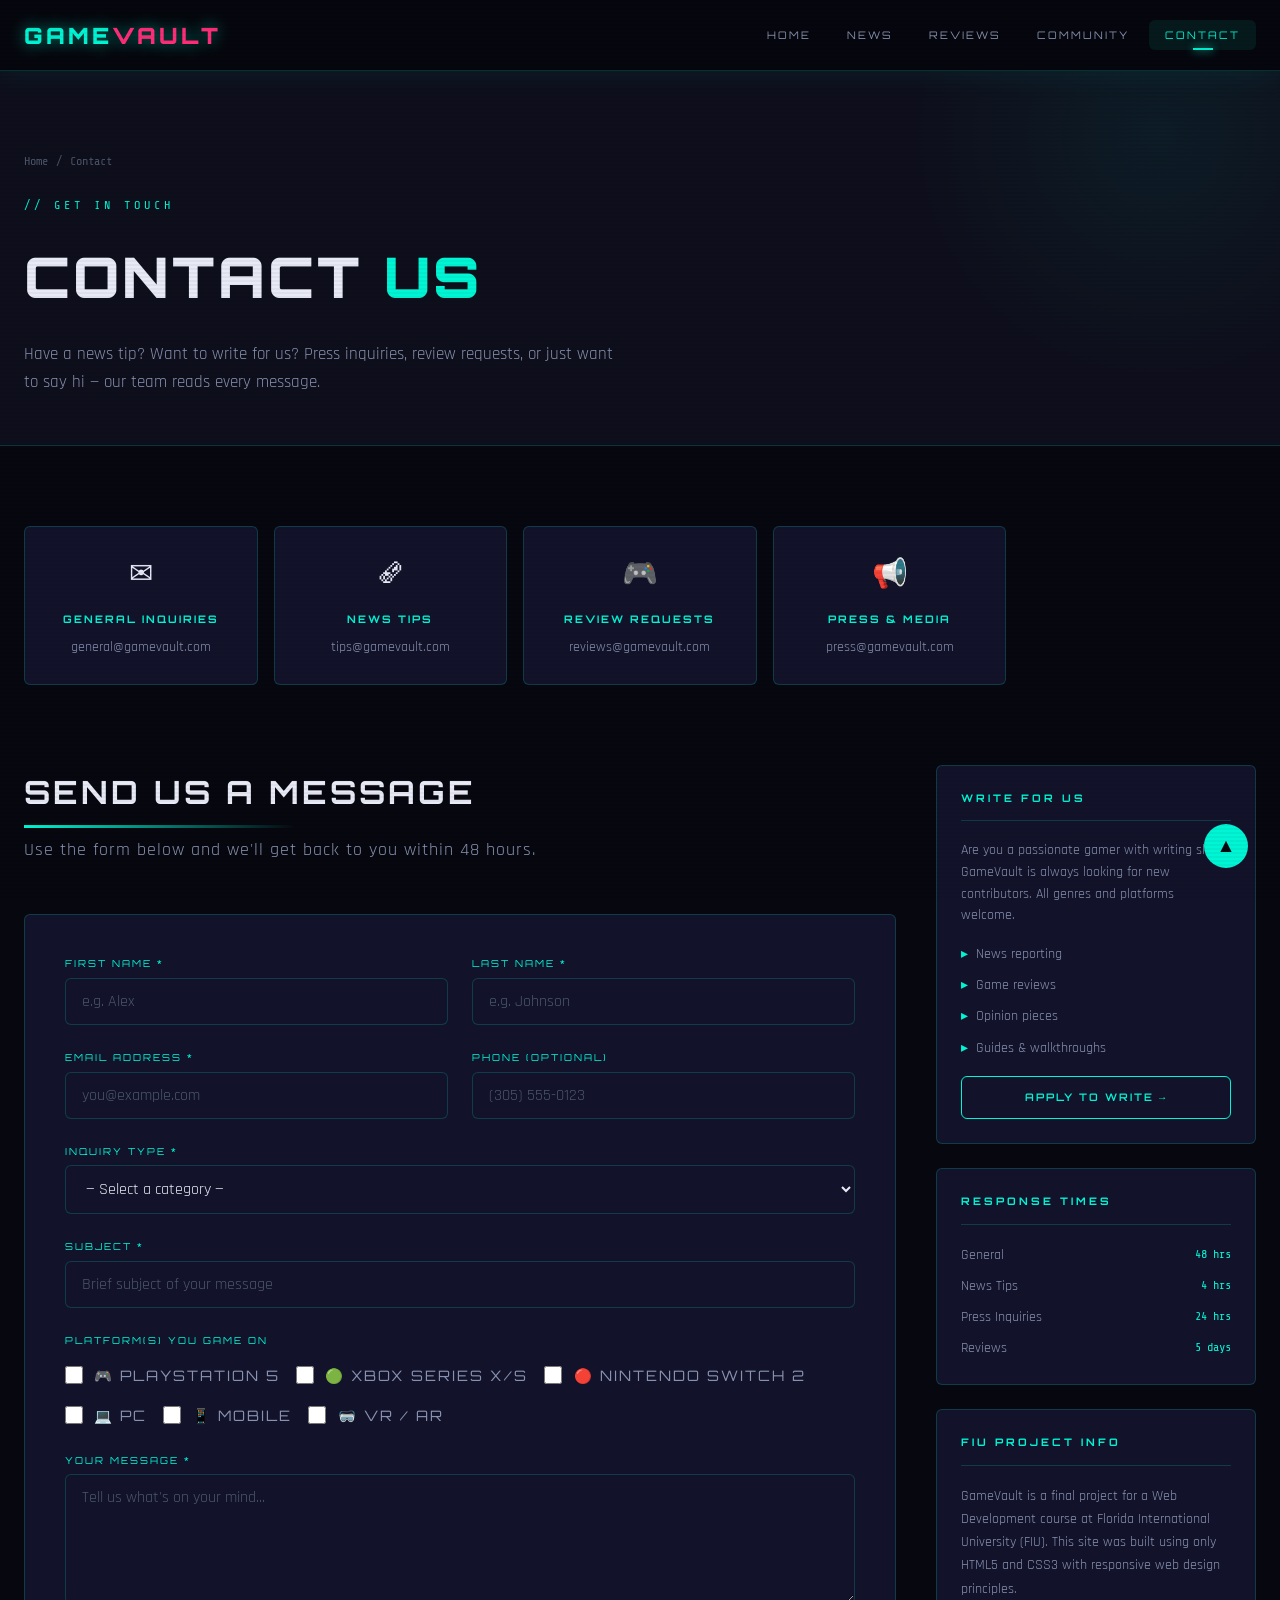
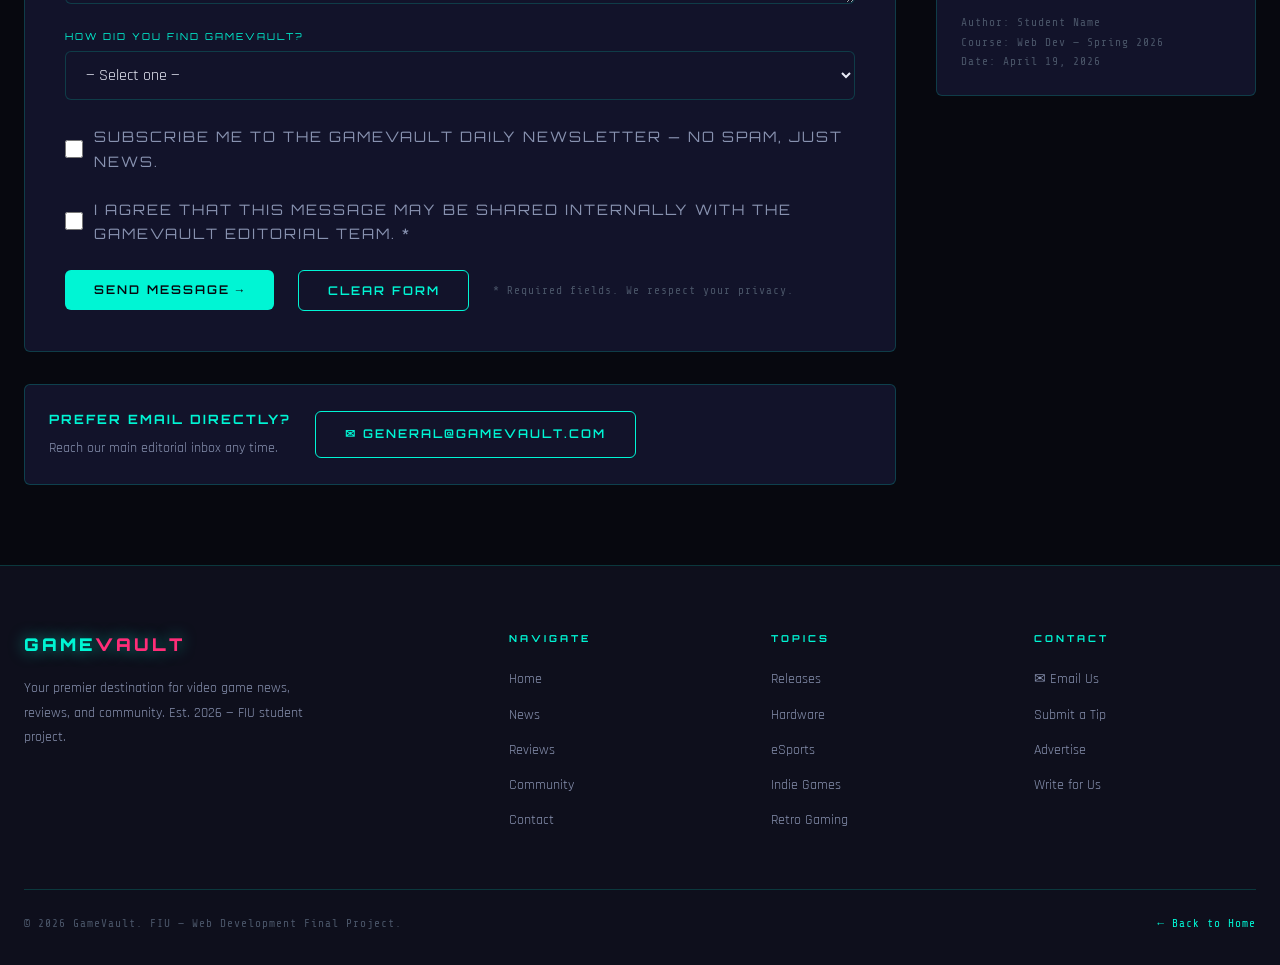
<file: contact.html>
<!--
  Author:      Lucas Menendez
  Date:        April 19, 2026
  Description: GameVault - Video Game News Website | Contact Page (contact.html)
               Contains a full contact form with multiple input types, a mailto
               link, contact information blocks, and a newsletter signup.
-->
<!DOCTYPE html>
<html lang="en">
<head>
  <meta charset="UTF-8" />
  <meta name="viewport" content="width=device-width, initial-scale=1.0" />
  <title>GameVault | Contact Us — Submit Tips, Feedback &amp; Press Inquiries</title>
  <link rel="stylesheet" href="style.css" />
</head>
<body>

  <!-- ===================== HEADER / NAV ===================== -->
  <header class="site-header">
    <div class="container">
      <nav class="nav-wrapper">
        <a href="index.html" class="site-logo">Game<span>Vault</span></a>
        <button class="nav-toggle" id="navToggle" aria-label="Open menu">
          <span></span><span></span><span></span>
        </button>
        <ul class="nav-links" id="navLinks">
          <li><a href="index.html">Home</a></li>
          <li><a href="news.html">News</a></li>
          <li><a href="reviews.html">Reviews</a></li>
          <li><a href="community.html">Community</a></li>
          <li><a href="contact.html" class="active">Contact</a></li>
        </ul>
      </nav>
    </div>
  </header>

  <!-- ===================== PAGE HERO ===================== -->
  <section class="page-hero">
    <div class="container">
      <div class="breadcrumb">
        <a href="index.html">Home</a>
        <span>/</span>
        <span>Contact</span>
      </div>
      <p class="page-hero-eyebrow">// Get In Touch</p>
      <h1 class="page-hero-title">Contact <span class="text-cyan">Us</span></h1>
      <p class="page-hero-desc">
        Have a news tip? Want to write for us? Press inquiries, review requests, or
        just want to say hi — our team reads every message.
      </p>
    </div>
  </section>

  <!-- ===================== CONTACT INFO BLOCKS ===================== -->
  <section class="section" style="padding-bottom:2rem;">
    <div class="container">
      <div class="contact-info-grid">
        <div class="contact-info-item">
          <span class="contact-icon">✉</span>
          <h4>General Inquiries</h4>
          <p><a href="mailto:general@gamevault.com">general@gamevault.com</a></p>
        </div>
        <div class="contact-info-item">
          <span class="contact-icon">🗞</span>
          <h4>News Tips</h4>
          <p><a href="mailto:tips@gamevault.com">tips@gamevault.com</a></p>
        </div>
        <div class="contact-info-item">
          <span class="contact-icon">🎮</span>
          <h4>Review Requests</h4>
          <p><a href="mailto:reviews@gamevault.com">reviews@gamevault.com</a></p>
        </div>
        <div class="contact-info-item">
          <span class="contact-icon">📢</span>
          <h4>Press &amp; Media</h4>
          <p><a href="mailto:press@gamevault.com">press@gamevault.com</a></p>
        </div>
      </div>
    </div>
  </section>

  <!-- ===================== CONTACT FORM + SIDEBAR ===================== -->
  <section class="section" style="padding-top:0;">
    <div class="container">
      <div class="content-sidebar">

        <!-- Main Form -->
        <main>
          <h2 class="section-title">Send Us a Message</h2>
          <p class="section-subtitle">Use the form below and we'll get back to you within 48 hours.</p>

          <div style="background:var(--bg-card); border:1px solid var(--border-color); border-radius:var(--radius); padding:2.5rem;">
            <form class="contact-form" action="mailto:general@gamevault.com" method="post" enctype="text/plain">

              <!-- First Name -->
              <div class="form-group">
                <label for="first-name">First Name *</label>
                <input
                  type="text"
                  id="first-name"
                  name="first_name"
                  placeholder="e.g. Alex"
                  required
                />
              </div>

              <!-- Last Name -->
              <div class="form-group">
                <label for="last-name">Last Name *</label>
                <input
                  type="text"
                  id="last-name"
                  name="last_name"
                  placeholder="e.g. Johnson"
                  required
                />
              </div>

              <!-- Email -->
              <div class="form-group">
                <label for="email">Email Address *</label>
                <input
                  type="email"
                  id="email"
                  name="email"
                  placeholder="you@example.com"
                  required
                />
              </div>

              <!-- Phone -->
              <div class="form-group">
                <label for="phone">Phone (Optional)</label>
                <input
                  type="tel"
                  id="phone"
                  name="phone"
                  placeholder="(305) 555-0123"
                />
              </div>

              <!-- Inquiry Type -->
              <div class="form-group full-width">
                <label for="inquiry-type">Inquiry Type *</label>
                <select id="inquiry-type" name="inquiry_type" required>
                  <option value="" disabled selected>— Select a category —</option>
                  <option value="news-tip">News Tip</option>
                  <option value="review-request">Review / Press Request</option>
                  <option value="write-for-us">Write For Us</option>
                  <option value="advertising">Advertising</option>
                  <option value="community">Community / Forum</option>
                  <option value="podcast">Podcast</option>
                  <option value="feedback">Website Feedback</option>
                  <option value="other">Other</option>
                </select>
              </div>

              <!-- Subject -->
              <div class="form-group full-width">
                <label for="subject">Subject *</label>
                <input
                  type="text"
                  id="subject"
                  name="subject"
                  placeholder="Brief subject of your message"
                  required
                />
              </div>

              <!-- Platform (checkboxes) -->
              <div class="form-group full-width">
                <label>Platform(s) You Game On</label>
                <div style="display:flex; flex-wrap:wrap; gap:1rem; margin-top:0.5rem;">
                  <label class="form-checkbox">
                    <input type="checkbox" name="platform" value="ps5" />
                    <span>🎮 PlayStation 5</span>
                  </label>
                  <label class="form-checkbox">
                    <input type="checkbox" name="platform" value="xbox" />
                    <span>🟢 Xbox Series X/S</span>
                  </label>
                  <label class="form-checkbox">
                    <input type="checkbox" name="platform" value="switch" />
                    <span>🔴 Nintendo Switch 2</span>
                  </label>
                  <label class="form-checkbox">
                    <input type="checkbox" name="platform" value="pc" />
                    <span>💻 PC</span>
                  </label>
                  <label class="form-checkbox">
                    <input type="checkbox" name="platform" value="mobile" />
                    <span>📱 Mobile</span>
                  </label>
                  <label class="form-checkbox">
                    <input type="checkbox" name="platform" value="vr" />
                    <span>🥽 VR / AR</span>
                  </label>
                </div>
              </div>

              <!-- Message -->
              <div class="form-group full-width">
                <label for="message">Your Message *</label>
                <textarea
                  id="message"
                  name="message"
                  placeholder="Tell us what's on your mind..."
                  required
                ></textarea>
              </div>

              <!-- Rating (how did you find us) -->
              <div class="form-group full-width">
                <label for="found-us">How did you find GameVault?</label>
                <select id="found-us" name="found_us">
                  <option value="" disabled selected>— Select one —</option>
                  <option value="google">Google / Search Engine</option>
                  <option value="social">Social Media</option>
                  <option value="friend">A Friend or Colleague</option>
                  <option value="reddit">Reddit</option>
                  <option value="youtube">YouTube</option>
                  <option value="other">Other</option>
                </select>
              </div>

              <!-- Newsletter opt-in -->
              <div class="form-group full-width">
                <label class="form-checkbox">
                  <input type="checkbox" name="newsletter" value="yes" />
                  <span>Subscribe me to the GameVault daily newsletter — no spam, just news.</span>
                </label>
              </div>

              <!-- Terms -->
              <div class="form-group full-width">
                <label class="form-checkbox">
                  <input type="checkbox" name="terms" value="agreed" required />
                  <span>I agree that this message may be shared internally with the GameVault editorial team. *</span>
                </label>
              </div>

              <!-- Submit -->
              <div class="form-submit-area">
                <button type="submit" class="btn btn-primary">Send Message →</button>
                <button type="reset" class="btn btn-outline">Clear Form</button>
                <p style="font-family:var(--font-mono); font-size:0.7rem; color:var(--text-dim); letter-spacing:1px;">
                  * Required fields. We respect your privacy.
                </p>
              </div>

            </form>
          </div>

          <!-- Direct email CTA -->
          <div style="margin-top:2rem; padding:1.5rem; background:var(--bg-card); border:1px solid rgba(0,245,212,0.2); border-radius:var(--radius); display:flex; align-items:center; gap:1.5rem; flex-wrap:wrap;">
            <div>
              <h4 style="font-family:var(--font-heading); font-size:0.8rem; letter-spacing:2px; color:var(--neon-cyan); margin-bottom:0.3rem;">PREFER EMAIL DIRECTLY?</h4>
              <p style="font-size:0.9rem; color:var(--text-secondary);">Reach our main editorial inbox any time.</p>
            </div>
            <a href="mailto:general@gamevault.com" class="btn btn-outline">
              ✉ general@gamevault.com
            </a>
          </div>
        </main>

        <!-- ===================== SIDEBAR ===================== -->
        <aside class="sidebar">
          <div class="sidebar-widget">
            <h3>Write For Us</h3>
            <p style="font-size:0.85rem; color:var(--text-secondary); margin-bottom:1rem; line-height:1.6;">
              Are you a passionate gamer with writing skills? GameVault is always looking for
              new contributors. All genres and platforms welcome.
            </p>
            <ul style="display:flex; flex-direction:column; gap:0.5rem; margin-bottom:1rem;">
              <li style="font-size:0.85rem; color:var(--text-secondary); display:flex; gap:0.5rem; align-items:flex-start;">
                <span style="color:var(--neon-cyan); flex-shrink:0;">▸</span>
                News reporting
              </li>
              <li style="font-size:0.85rem; color:var(--text-secondary); display:flex; gap:0.5rem; align-items:flex-start;">
                <span style="color:var(--neon-cyan); flex-shrink:0;">▸</span>
                Game reviews
              </li>
              <li style="font-size:0.85rem; color:var(--text-secondary); display:flex; gap:0.5rem; align-items:flex-start;">
                <span style="color:var(--neon-cyan); flex-shrink:0;">▸</span>
                Opinion pieces
              </li>
              <li style="font-size:0.85rem; color:var(--text-secondary); display:flex; gap:0.5rem; align-items:flex-start;">
                <span style="color:var(--neon-cyan); flex-shrink:0;">▸</span>
                Guides &amp; walkthroughs
              </li>
            </ul>
            <a href="mailto:general@gamevault.com?subject=Write%20For%20GameVault" class="btn btn-outline" style="display:block; text-align:center; font-size:0.65rem;">Apply to Write →</a>
          </div>

          <div class="sidebar-widget">
            <h3>Response Times</h3>
            <ul style="display:flex; flex-direction:column; gap:0.5rem;">
              <li style="font-size:0.85rem; color:var(--text-secondary); display:flex; justify-content:space-between;">
                <span>General</span> <span style="color:var(--neon-cyan); font-family:var(--font-mono); font-size:0.75rem;">48 hrs</span>
              </li>
              <li style="font-size:0.85rem; color:var(--text-secondary); display:flex; justify-content:space-between;">
                <span>News Tips</span> <span style="color:var(--neon-cyan); font-family:var(--font-mono); font-size:0.75rem;">4 hrs</span>
              </li>
              <li style="font-size:0.85rem; color:var(--text-secondary); display:flex; justify-content:space-between;">
                <span>Press Inquiries</span> <span style="color:var(--neon-cyan); font-family:var(--font-mono); font-size:0.75rem;">24 hrs</span>
              </li>
              <li style="font-size:0.85rem; color:var(--text-secondary); display:flex; justify-content:space-between;">
                <span>Reviews</span> <span style="color:var(--neon-cyan); font-family:var(--font-mono); font-size:0.75rem;">5 days</span>
              </li>
            </ul>
          </div>

          <div class="sidebar-widget">
            <h3>FIU Project Info</h3>
            <p style="font-size:0.85rem; color:var(--text-secondary); line-height:1.7;">
              GameVault is a final project for a Web Development course at Florida International University (FIU).
              This site was built using only HTML5 and CSS3 with responsive web design principles.
            </p>
            <p style="font-family:var(--font-mono); font-size:0.7rem; color:var(--text-dim); margin-top:0.8rem; letter-spacing:1px;">
              Author: Student Name<br />
              Course: Web Dev — Spring 2026<br />
              Date: April 19, 2026
            </p>
          </div>
        </aside>

      </div>
    </div>
  </section>

  <!-- ===================== FOOTER ===================== -->
  <footer class="site-footer">
    <div class="container">
      <div class="footer-grid">
        <div class="footer-brand">
          <a href="index.html" class="site-logo" style="font-size:1.1rem">Game<span>Vault</span></a>
          <p>Your premier destination for video game news, reviews, and community. Est. 2026 — FIU student project.</p>
        </div>
        <div class="footer-col">
          <h4>Navigate</h4>
          <ul>
            <li><a href="index.html">Home</a></li>
            <li><a href="news.html">News</a></li>
            <li><a href="reviews.html">Reviews</a></li>
            <li><a href="community.html">Community</a></li>
            <li><a href="contact.html">Contact</a></li>
          </ul>
        </div>
        <div class="footer-col">
          <h4>Topics</h4>
          <ul>
            <li><a href="news.html">Releases</a></li>
            <li><a href="news.html">Hardware</a></li>
            <li><a href="news.html">eSports</a></li>
            <li><a href="reviews.html">Indie Games</a></li>
            <li><a href="community.html">Retro Gaming</a></li>
          </ul>
        </div>
        <div class="footer-col">
          <h4>Contact</h4>
          <ul>
            <li><a href="mailto:general@gamevault.com">✉ Email Us</a></li>
            <li><a href="contact.html">Submit a Tip</a></li>
            <li><a href="contact.html">Advertise</a></li>
            <li><a href="contact.html">Write for Us</a></li>
          </ul>
        </div>
      </div>
      <div class="footer-bottom">
        <p>&copy; 2026 GameVault. FIU — Web Development Final Project.</p>
        <p><a href="index.html">← Back to Home</a></p>
      </div>
    </div>
  </footer>

  <button class="scroll-top-btn" onclick="window.scrollTo({top:0,behavior:'smooth'})" aria-label="Back to top">▲</button>

  <script>
    const toggle = document.getElementById('navToggle');
    const navLinks = document.getElementById('navLinks');
    toggle.addEventListener('click', () => navLinks.classList.toggle('open'));

    // Form validation feedback
    const form = document.querySelector('form');
    if (form) {
      form.addEventListener('submit', function(e) {
        const required = form.querySelectorAll('[required]');
        let allFilled = true;
        required.forEach(field => {
          if (field.type === 'checkbox' && !field.checked) {
            allFilled = false;
          } else if (field.type !== 'checkbox' && !field.value.trim()) {
            allFilled = false;
          }
        });
        if (!allFilled) {
          e.preventDefault();
          alert('Please fill in all required fields before submitting.');
        }
      });
    }
  </script>
</body>
</html>
</file>
<file: style.css>
/*
  Author:      Lucas Menendez
  Date:        April 19, 2026
  Description: Main stylesheet for GameVault - Video Game News Website.
               Provides consistent cyberpunk/neon aesthetic, responsive layout,
               navigation, typography, forms, tables, and all shared components.
*/

/* =========================================
   GOOGLE FONTS IMPORT
========================================= */
@import url('https://fonts.googleapis.com/css2?family=Orbitron:wght@400;600;700;900&family=Rajdhani:wght@300;400;500;600;700&family=Share+Tech+Mono&display=swap');

/* =========================================
   CSS CUSTOM PROPERTIES (VARIABLES)
========================================= */
:root {
  --bg-primary:     #07080f;
  --bg-secondary:   #0e0f1c;
  --bg-card:        #12132a;
  --bg-card-hover:  #181933;
  --neon-cyan:      #00f5d4;
  --neon-pink:      #ff2d78;
  --neon-gold:      #ffd600;
  --neon-purple:    #b44fff;
  --text-primary:   #e8eaf6;
  --text-secondary: #8892b0;
  --text-dim:       #4a5568;
  --border-color:   rgba(0, 245, 212, 0.18);
  --shadow-cyan:    0 0 20px rgba(0, 245, 212, 0.35);
  --shadow-pink:    0 0 20px rgba(255, 45, 120, 0.35);
  --font-heading:   'Orbitron', monospace;
  --font-body:      'Rajdhani', sans-serif;
  --font-mono:      'Share Tech Mono', monospace;
  --radius:         6px;
  --transition:     all 0.3s ease;
  --max-width:      1280px;
}

/* =========================================
   RESET & BASE
========================================= */
*, *::before, *::after {
  box-sizing: border-box;
  margin: 0;
  padding: 0;
}

html {
  scroll-behavior: smooth;
  font-size: 16px;
}

body {
  font-family: var(--font-body);
  background-color: var(--bg-primary);
  color: var(--text-primary);
  line-height: 1.7;
  min-height: 100vh;
  overflow-x: hidden;
}

img {
  max-width: 100%;
  height: auto;
  display: block;
}

a {
  color: var(--neon-cyan);
  text-decoration: none;
  transition: var(--transition);
}

a:hover {
  color: var(--neon-pink);
}

ul, ol {
  list-style: none;
}

/* =========================================
   UTILITY CLASSES
========================================= */
.container {
  width: 100%;
  max-width: var(--max-width);
  margin: 0 auto;
  padding: 0 1.5rem;
}

.section {
  padding: 5rem 0;
}

.section-title {
  font-family: var(--font-heading);
  font-size: clamp(1.4rem, 3vw, 2rem);
  font-weight: 700;
  text-transform: uppercase;
  letter-spacing: 3px;
  color: var(--text-primary);
  margin-bottom: 0.5rem;
  position: relative;
  display: inline-block;
}

.section-title::after {
  content: '';
  display: block;
  height: 3px;
  width: 60%;
  background: linear-gradient(90deg, var(--neon-cyan), transparent);
  margin-top: 0.4rem;
}

.section-subtitle {
  font-family: var(--font-body);
  color: var(--text-secondary);
  font-size: 1.1rem;
  margin-bottom: 3rem;
  letter-spacing: 1px;
}

.badge {
  display: inline-block;
  padding: 0.2rem 0.7rem;
  font-family: var(--font-mono);
  font-size: 0.7rem;
  letter-spacing: 2px;
  text-transform: uppercase;
  border-radius: 3px;
  margin-bottom: 0.6rem;
}

.badge-cyan  { background: rgba(0,245,212,0.12); color: var(--neon-cyan); border: 1px solid rgba(0,245,212,0.3); }
.badge-pink  { background: rgba(255,45,120,0.12); color: var(--neon-pink); border: 1px solid rgba(255,45,120,0.3); }
.badge-gold  { background: rgba(255,214,0,0.12);  color: var(--neon-gold); border: 1px solid rgba(255,214,0,0.3); }
.badge-purple{ background: rgba(180,79,255,0.12); color: var(--neon-purple); border: 1px solid rgba(180,79,255,0.3); }

.btn {
  display: inline-block;
  padding: 0.75rem 1.8rem;
  font-family: var(--font-heading);
  font-size: 0.75rem;
  font-weight: 600;
  letter-spacing: 2px;
  text-transform: uppercase;
  border-radius: var(--radius);
  cursor: pointer;
  transition: var(--transition);
  border: none;
}

.btn-primary {
  background: var(--neon-cyan);
  color: var(--bg-primary);
}

.btn-primary:hover {
  background: var(--neon-pink);
  color: var(--bg-primary);
  box-shadow: var(--shadow-pink);
  transform: translateY(-2px);
}

.btn-outline {
  background: transparent;
  color: var(--neon-cyan);
  border: 1px solid var(--neon-cyan);
}

.btn-outline:hover {
  background: var(--neon-cyan);
  color: var(--bg-primary);
  box-shadow: var(--shadow-cyan);
  transform: translateY(-2px);
}

.text-cyan  { color: var(--neon-cyan); }
.text-pink  { color: var(--neon-pink); }
.text-gold  { color: var(--neon-gold); }

/* =========================================
   SCANLINE OVERLAY (aesthetic)
========================================= */
body::before {
  content: '';
  position: fixed;
  top: 0; left: 0;
  width: 100%; height: 100%;
  background: repeating-linear-gradient(
    0deg,
    transparent,
    transparent 2px,
    rgba(0,0,0,0.04) 2px,
    rgba(0,0,0,0.04) 4px
  );
  pointer-events: none;
  z-index: 9999;
}

/* =========================================
   HEADER & NAVIGATION
========================================= */
.site-header {
  position: sticky;
  top: 0;
  z-index: 1000;
  background: rgba(7, 8, 15, 0.92);
  backdrop-filter: blur(12px);
  border-bottom: 1px solid var(--border-color);
  box-shadow: 0 2px 30px rgba(0, 245, 212, 0.08);
}

.nav-wrapper {
  display: flex;
  align-items: center;
  justify-content: space-between;
  height: 70px;
}

.site-logo {
  font-family: var(--font-heading);
  font-size: 1.4rem;
  font-weight: 900;
  letter-spacing: 3px;
  color: var(--neon-cyan);
  text-shadow: 0 0 15px rgba(0,245,212,0.6);
  text-transform: uppercase;
}

.site-logo span {
  color: var(--neon-pink);
}

.nav-links {
  display: flex;
  align-items: center;
  gap: 0.25rem;
}

.nav-links li a {
  font-family: var(--font-heading);
  font-size: 0.65rem;
  letter-spacing: 2px;
  text-transform: uppercase;
  color: var(--text-secondary);
  padding: 0.5rem 1rem;
  border-radius: var(--radius);
  position: relative;
  transition: var(--transition);
}

.nav-links li a:hover,
.nav-links li a.active {
  color: var(--neon-cyan);
  background: rgba(0,245,212,0.07);
}

.nav-links li a.active::after {
  content: '';
  position: absolute;
  bottom: 0; left: 50%;
  transform: translateX(-50%);
  width: 20px; height: 2px;
  background: var(--neon-cyan);
  box-shadow: 0 0 8px var(--neon-cyan);
}

/* Hamburger */
.nav-toggle {
  display: none;
  flex-direction: column;
  gap: 5px;
  cursor: pointer;
  background: none;
  border: none;
  padding: 0.4rem;
}

.nav-toggle span {
  display: block;
  width: 24px; height: 2px;
  background: var(--neon-cyan);
  border-radius: 2px;
  transition: var(--transition);
}

/* =========================================
   HERO SECTION
========================================= */
.hero {
  position: relative;
  min-height: 88vh;
  display: flex;
  align-items: center;
  overflow: hidden;
}

.hero-bg {
  position: absolute;
  inset: 0;
  background-image: url('Media/Background.jpg');
  background-size: cover;
  background-position: center;
  filter: brightness(0.2) saturate(1.4);
  z-index: 0;
}

.hero-bg::after {
  content: '';
  position: absolute;
  inset: 0;
  background: linear-gradient(135deg, rgba(7,8,15,0.7) 0%, rgba(0,245,212,0.05) 100%);
}

.hero-grid-overlay {
  position: absolute;
  inset: 0;
  background-image:
    linear-gradient(rgba(0,245,212,0.04) 1px, transparent 1px),
    linear-gradient(90deg, rgba(0,245,212,0.04) 1px, transparent 1px);
  background-size: 60px 60px;
  z-index: 1;
}

.hero-content {
  position: relative;
  z-index: 2;
  max-width: 750px;
}

.hero-eyebrow {
  font-family: var(--font-mono);
  font-size: 0.8rem;
  letter-spacing: 4px;
  color: var(--neon-cyan);
  text-transform: uppercase;
  margin-bottom: 1.2rem;
  animation: fadeInUp 0.6s ease both;
}

.hero-title {
  font-family: var(--font-heading);
  font-size: clamp(2.8rem, 7vw, 5.5rem);
  font-weight: 900;
  line-height: 1.05;
  text-transform: uppercase;
  letter-spacing: 2px;
  margin-bottom: 1.5rem;
  animation: fadeInUp 0.6s 0.1s ease both;
}

.hero-title .accent {
  color: var(--neon-cyan);
  text-shadow: 0 0 30px rgba(0,245,212,0.5);
}

.hero-title .accent-pink {
  color: var(--neon-pink);
  text-shadow: 0 0 30px rgba(255,45,120,0.5);
}

.hero-description {
  font-size: 1.15rem;
  color: var(--text-secondary);
  max-width: 560px;
  margin-bottom: 2.5rem;
  letter-spacing: 0.5px;
  animation: fadeInUp 0.6s 0.2s ease both;
}

.hero-actions {
  display: flex;
  gap: 1rem;
  flex-wrap: wrap;
  animation: fadeInUp 0.6s 0.3s ease both;
}

.hero-scroll-hint {
  position: absolute;
  bottom: 2rem;
  left: 50%;
  transform: translateX(-50%);
  z-index: 2;
  text-align: center;
}

.hero-scroll-hint span {
  display: block;
  font-family: var(--font-mono);
  font-size: 0.65rem;
  letter-spacing: 3px;
  color: var(--text-dim);
  text-transform: uppercase;
  animation: bounce 2s infinite;
}

/* =========================================
   TICKER BAR
========================================= */
.ticker-bar {
  background: var(--bg-secondary);
  border-top: 1px solid var(--border-color);
  border-bottom: 1px solid var(--border-color);
  padding: 0.6rem 0;
  overflow: hidden;
  position: relative;
}

.ticker-label {
  font-family: var(--font-heading);
  font-size: 0.6rem;
  letter-spacing: 3px;
  color: var(--neon-pink);
  text-transform: uppercase;
  position: absolute;
  left: 0;
  top: 50%;
  transform: translateY(-50%);
  padding: 0 1.2rem;
  background: var(--neon-pink);
  color: var(--bg-primary);
  height: 100%;
  display: flex;
  align-items: center;
  z-index: 2;
}

.ticker-track {
  display: flex;
  gap: 4rem;
  animation: ticker 30s linear infinite;
  white-space: nowrap;
  padding-left: 140px;
}

.ticker-track span {
  font-family: var(--font-mono);
  font-size: 0.75rem;
  color: var(--text-secondary);
  letter-spacing: 1px;
}

.ticker-track span::before {
  content: '▸ ';
  color: var(--neon-cyan);
}

/* =========================================
   NEWS CARDS GRID
========================================= */
.news-grid {
  display: grid;
  grid-template-columns: repeat(auto-fill, minmax(320px, 1fr));
  gap: 1.5rem;
}

.news-grid.featured {
  grid-template-columns: 2fr 1fr;
  grid-template-rows: auto auto;
}

.news-grid.featured .card:first-child {
  grid-row: span 2;
}

.card {
  background: var(--bg-card);
  border: 1px solid var(--border-color);
  border-radius: var(--radius);
  overflow: hidden;
  transition: var(--transition);
  display: flex;
  flex-direction: column;
  position: relative;
}

.card:hover {
  border-color: rgba(0,245,212,0.4);
  transform: translateY(-4px);
  box-shadow: var(--shadow-cyan);
  background: var(--bg-card-hover);
}

.card-img {
  width: 100%;
  aspect-ratio: 16/9;
  object-fit: cover;
  transition: var(--transition);
}

.card:hover .card-img {
  filter: brightness(1.1) saturate(1.1);
}

.card-body {
  padding: 1.4rem;
  flex: 1;
  display: flex;
  flex-direction: column;
}

.card-meta {
  display: flex;
  align-items: center;
  gap: 0.8rem;
  margin-bottom: 0.7rem;
  flex-wrap: wrap;
}

.card-date {
  font-family: var(--font-mono);
  font-size: 0.7rem;
  color: var(--text-dim);
  letter-spacing: 1px;
}

.card-title {
  font-family: var(--font-heading);
  font-size: 1rem;
  font-weight: 700;
  line-height: 1.4;
  color: var(--text-primary);
  margin-bottom: 0.8rem;
  letter-spacing: 0.5px;
}

.card-title a:hover {
  color: var(--neon-cyan);
}

.card-excerpt {
  font-size: 0.95rem;
  color: var(--text-secondary);
  line-height: 1.6;
  flex: 1;
}

.card-footer {
  padding: 1rem 1.4rem;
  border-top: 1px solid var(--border-color);
  display: flex;
  align-items: center;
  justify-content: space-between;
  font-size: 0.8rem;
  color: var(--text-dim);
  font-family: var(--font-mono);
}

.card-read-more {
  color: var(--neon-cyan);
  font-family: var(--font-heading);
  font-size: 0.65rem;
  letter-spacing: 2px;
  text-transform: uppercase;
}

/* =========================================
   REVIEW CARDS
========================================= */
.review-card {
  background: var(--bg-card);
  border: 1px solid var(--border-color);
  border-radius: var(--radius);
  overflow: hidden;
  display: flex;
  flex-direction: column;
  transition: var(--transition);
}

.review-card:hover {
  border-color: rgba(255,45,120,0.4);
  transform: translateY(-4px);
  box-shadow: var(--shadow-pink);
}

.review-score-bar {
  height: 4px;
}

.score-10 { background: linear-gradient(90deg, var(--neon-cyan), var(--neon-purple)); }
.score-9  { background: linear-gradient(90deg, var(--neon-cyan), #00d4aa); }
.score-8  { background: linear-gradient(90deg, var(--neon-gold), var(--neon-cyan)); }
.score-7  { background: linear-gradient(90deg, var(--neon-gold), #f0a500); }
.score-6  { background: linear-gradient(90deg, #f0a500, #e56b00); }

.review-score-badge {
  position: absolute;
  top: 1rem; right: 1rem;
  width: 52px; height: 52px;
  background: var(--bg-primary);
  border: 2px solid var(--neon-cyan);
  border-radius: 50%;
  display: flex;
  flex-direction: column;
  align-items: center;
  justify-content: center;
  font-family: var(--font-heading);
  font-size: 1.1rem;
  font-weight: 900;
  color: var(--neon-cyan);
  z-index: 5;
  box-shadow: 0 0 15px rgba(0,245,212,0.4);
}

.review-score-badge small {
  font-size: 0.45rem;
  letter-spacing: 1px;
  color: var(--text-dim);
  display: block;
  line-height: 1;
}

.review-img-wrapper {
  position: relative;
}

.star-rating {
  color: var(--neon-gold);
  font-size: 1rem;
  letter-spacing: 2px;
}

/* =========================================
   RELEASES TABLE
========================================= */
.releases-table {
  width: 100%;
  border-collapse: collapse;
  font-family: var(--font-body);
  font-size: 0.95rem;
}

.releases-table thead tr {
  background: rgba(0,245,212,0.06);
  border-bottom: 2px solid var(--border-color);
}

.releases-table thead th {
  padding: 1rem 1.2rem;
  font-family: var(--font-heading);
  font-size: 0.6rem;
  letter-spacing: 3px;
  text-transform: uppercase;
  color: var(--neon-cyan);
  text-align: left;
  white-space: nowrap;
}

.releases-table tbody tr {
  border-bottom: 1px solid var(--border-color);
  transition: var(--transition);
}

.releases-table tbody tr:hover {
  background: rgba(0,245,212,0.04);
}

.releases-table tbody td {
  padding: 0.9rem 1.2rem;
  color: var(--text-secondary);
  vertical-align: middle;
}

.releases-table tbody td:first-child {
  color: var(--text-primary);
  font-weight: 600;
}

.platform-tag {
  display: inline-block;
  padding: 0.15rem 0.5rem;
  background: rgba(0,245,212,0.08);
  border: 1px solid rgba(0,245,212,0.2);
  border-radius: 3px;
  font-family: var(--font-mono);
  font-size: 0.65rem;
  color: var(--neon-cyan);
  margin: 0.15rem;
}

.hype-bar {
  height: 6px;
  background: var(--bg-secondary);
  border-radius: 3px;
  overflow: hidden;
  width: 100px;
}

.hype-fill {
  height: 100%;
  background: linear-gradient(90deg, var(--neon-cyan), var(--neon-purple));
  border-radius: 3px;
}

/* =========================================
   VIDEO SECTION
========================================= */
.video-wrapper {
  position: relative;
  width: 100%;
  aspect-ratio: 16/9;
  border-radius: var(--radius);
  overflow: hidden;
  border: 1px solid var(--border-color);
  box-shadow: var(--shadow-cyan);
}

.video-wrapper iframe {
  width: 100%;
  height: 100%;
  border: none;
}

/* =========================================
   COMMUNITY / LISTS
========================================= */
.top-games-list {
  counter-reset: game-counter;
}

.top-games-list li {
  counter-increment: game-counter;
  display: flex;
  align-items: center;
  gap: 1rem;
  padding: 0.9rem 1.2rem;
  border-bottom: 1px solid var(--border-color);
  transition: var(--transition);
  border-radius: var(--radius);
}

.top-games-list li:hover {
  background: rgba(0,245,212,0.04);
}

.top-games-list li::before {
  content: counter(game-counter, decimal-leading-zero);
  font-family: var(--font-heading);
  font-size: 0.7rem;
  color: var(--neon-cyan);
  min-width: 28px;
}

.top-games-list li img {
  width: 48px; height: 48px;
  object-fit: cover;
  border-radius: 4px;
}

.top-games-list li .game-info strong {
  display: block;
  font-size: 0.95rem;
  color: var(--text-primary);
  font-weight: 600;
}

.top-games-list li .game-info span {
  font-size: 0.8rem;
  color: var(--text-secondary);
  font-family: var(--font-mono);
}

.top-games-list li .game-score {
  margin-left: auto;
  font-family: var(--font-heading);
  font-size: 1rem;
  font-weight: 700;
  color: var(--neon-gold);
}

/* Platforms list */
.platforms-list {
  display: grid;
  grid-template-columns: repeat(auto-fill, minmax(160px, 1fr));
  gap: 1rem;
}

.platform-item {
  background: var(--bg-card);
  border: 1px solid var(--border-color);
  border-radius: var(--radius);
  padding: 1.2rem;
  text-align: center;
  transition: var(--transition);
}

.platform-item:hover {
  border-color: var(--neon-pink);
  box-shadow: var(--shadow-pink);
  transform: translateY(-3px);
}

.platform-icon {
  font-size: 2rem;
  margin-bottom: 0.5rem;
  display: block;
}

.platform-item h4 {
  font-family: var(--font-heading);
  font-size: 0.7rem;
  letter-spacing: 2px;
  color: var(--text-secondary);
}

/* Thread list */
.thread-list li {
  display: flex;
  gap: 1rem;
  align-items: flex-start;
  padding: 1rem 0;
  border-bottom: 1px solid var(--border-color);
}

.thread-list li .thread-dot {
  width: 8px; height: 8px;
  border-radius: 50%;
  background: var(--neon-cyan);
  margin-top: 0.5rem;
  flex-shrink: 0;
  box-shadow: 0 0 8px var(--neon-cyan);
}

.thread-list li .thread-title {
  font-size: 0.95rem;
  color: var(--text-primary);
  font-weight: 500;
}

.thread-list li .thread-meta {
  font-family: var(--font-mono);
  font-size: 0.7rem;
  color: var(--text-dim);
  margin-top: 0.2rem;
}

/* =========================================
   CONTACT FORM
========================================= */
.contact-form {
  display: grid;
  grid-template-columns: 1fr 1fr;
  gap: 1.5rem;
}

.form-group {
  display: flex;
  flex-direction: column;
  gap: 0.4rem;
}

.form-group.full-width {
  grid-column: span 2;
}

.form-group label {
  font-family: var(--font-heading);
  font-size: 0.6rem;
  letter-spacing: 2px;
  text-transform: uppercase;
  color: var(--neon-cyan);
}

.form-group input,
.form-group textarea,
.form-group select {
  background: var(--bg-card);
  border: 1px solid var(--border-color);
  border-radius: var(--radius);
  padding: 0.75rem 1rem;
  color: var(--text-primary);
  font-family: var(--font-body);
  font-size: 1rem;
  transition: var(--transition);
  outline: none;
  width: 100%;
}

.form-group input:focus,
.form-group textarea:focus,
.form-group select:focus {
  border-color: var(--neon-cyan);
  box-shadow: 0 0 0 3px rgba(0,245,212,0.12);
}

.form-group input::placeholder,
.form-group textarea::placeholder {
  color: var(--text-dim);
}

.form-group textarea {
  resize: vertical;
  min-height: 130px;
}

.form-group select option {
  background: var(--bg-secondary);
}

.form-checkbox {
  display: flex;
  align-items: center;
  gap: 0.7rem;
  cursor: pointer;
}

.form-checkbox input[type="checkbox"] {
  width: 18px; height: 18px;
  accent-color: var(--neon-cyan);
  flex-shrink: 0;
}

.form-checkbox span {
  font-size: 0.9rem;
  color: var(--text-secondary);
}

.form-submit-area {
  grid-column: span 2;
  display: flex;
  align-items: center;
  gap: 1.5rem;
  flex-wrap: wrap;
}

/* =========================================
   CONTACT INFO BLOCKS
========================================= */
.contact-info-grid {
  display: grid;
  grid-template-columns: repeat(auto-fill, minmax(200px, 1fr));
  gap: 1rem;
  margin-bottom: 3rem;
}

.contact-info-item {
  background: var(--bg-card);
  border: 1px solid var(--border-color);
  border-radius: var(--radius);
  padding: 1.5rem;
  text-align: center;
  transition: var(--transition);
}

.contact-info-item:hover {
  border-color: var(--neon-cyan);
  box-shadow: var(--shadow-cyan);
}

.contact-icon {
  font-size: 1.8rem;
  margin-bottom: 0.7rem;
  display: block;
}

.contact-info-item h4 {
  font-family: var(--font-heading);
  font-size: 0.65rem;
  letter-spacing: 2px;
  color: var(--neon-cyan);
  text-transform: uppercase;
  margin-bottom: 0.4rem;
}

.contact-info-item p {
  font-size: 0.9rem;
  color: var(--text-secondary);
}

.contact-info-item a {
  color: var(--text-secondary);
}

.contact-info-item a:hover {
  color: var(--neon-pink);
}

/* =========================================
   FOOTER
========================================= */
.site-footer {
  background: var(--bg-secondary);
  border-top: 1px solid var(--border-color);
  padding: 4rem 0 2rem;
}

.footer-grid {
  display: grid;
  grid-template-columns: 2fr 1fr 1fr 1fr;
  gap: 2.5rem;
  margin-bottom: 3rem;
}

.footer-brand p {
  font-size: 0.9rem;
  color: var(--text-secondary);
  margin-top: 1rem;
  line-height: 1.7;
  max-width: 280px;
}

.footer-col h4 {
  font-family: var(--font-heading);
  font-size: 0.6rem;
  letter-spacing: 3px;
  text-transform: uppercase;
  color: var(--neon-cyan);
  margin-bottom: 1.2rem;
}

.footer-col ul li {
  margin-bottom: 0.5rem;
}

.footer-col ul li a {
  font-size: 0.9rem;
  color: var(--text-secondary);
  transition: var(--transition);
}

.footer-col ul li a:hover {
  color: var(--neon-cyan);
  padding-left: 4px;
}

.footer-bottom {
  border-top: 1px solid var(--border-color);
  padding-top: 1.5rem;
  display: flex;
  align-items: center;
  justify-content: space-between;
  flex-wrap: wrap;
  gap: 1rem;
}

.footer-bottom p {
  font-family: var(--font-mono);
  font-size: 0.7rem;
  color: var(--text-dim);
  letter-spacing: 1px;
}

.footer-bottom a {
  color: var(--neon-cyan);
}

/* =========================================
   PAGE HERO (inner pages)
========================================= */
.page-hero {
  padding: 5rem 0 3rem;
  background: var(--bg-secondary);
  border-bottom: 1px solid var(--border-color);
  position: relative;
  overflow: hidden;
}

.page-hero::before {
  content: '';
  position: absolute;
  top: -50%;
  right: -10%;
  width: 500px;
  height: 500px;
  background: radial-gradient(circle, rgba(0,245,212,0.06) 0%, transparent 70%);
  pointer-events: none;
}

.page-hero-eyebrow {
  font-family: var(--font-mono);
  font-size: 0.75rem;
  letter-spacing: 4px;
  color: var(--neon-cyan);
  text-transform: uppercase;
  margin-bottom: 0.8rem;
}

.page-hero-title {
  font-family: var(--font-heading);
  font-size: clamp(2rem, 5vw, 3.5rem);
  font-weight: 900;
  text-transform: uppercase;
  letter-spacing: 3px;
  margin-bottom: 1rem;
}

.page-hero-desc {
  font-size: 1.05rem;
  color: var(--text-secondary);
  max-width: 600px;
}

.breadcrumb {
  display: flex;
  align-items: center;
  gap: 0.5rem;
  font-family: var(--font-mono);
  font-size: 0.75rem;
  color: var(--text-dim);
  margin-bottom: 1.5rem;
}

.breadcrumb a {
  color: var(--text-dim);
}

.breadcrumb a:hover { color: var(--neon-cyan); }
.breadcrumb span { color: var(--text-dim); }

/* =========================================
   SIDEBAR LAYOUT
========================================= */
.content-sidebar {
  display: grid;
  grid-template-columns: 1fr 320px;
  gap: 2.5rem;
  align-items: start;
}

.sidebar-widget {
  background: var(--bg-card);
  border: 1px solid var(--border-color);
  border-radius: var(--radius);
  padding: 1.5rem;
  margin-bottom: 1.5rem;
}

.sidebar-widget h3 {
  font-family: var(--font-heading);
  font-size: 0.65rem;
  letter-spacing: 3px;
  text-transform: uppercase;
  color: var(--neon-cyan);
  margin-bottom: 1.2rem;
  padding-bottom: 0.8rem;
  border-bottom: 1px solid var(--border-color);
}

/* =========================================
   STAT CARDS
========================================= */
.stats-row {
  display: grid;
  grid-template-columns: repeat(auto-fill, minmax(180px, 1fr));
  gap: 1rem;
  margin-bottom: 3rem;
}

.stat-card {
  background: var(--bg-card);
  border: 1px solid var(--border-color);
  border-radius: var(--radius);
  padding: 1.5rem;
  text-align: center;
  transition: var(--transition);
}

.stat-card:hover {
  border-color: var(--neon-cyan);
  box-shadow: var(--shadow-cyan);
}

.stat-number {
  font-family: var(--font-heading);
  font-size: 2.2rem;
  font-weight: 900;
  color: var(--neon-cyan);
  display: block;
  line-height: 1;
}

.stat-label {
  font-family: var(--font-mono);
  font-size: 0.65rem;
  letter-spacing: 2px;
  color: var(--text-dim);
  text-transform: uppercase;
  margin-top: 0.4rem;
  display: block;
}

/* =========================================
   ANIMATIONS
========================================= */
@keyframes fadeInUp {
  from { opacity: 0; transform: translateY(20px); }
  to   { opacity: 1; transform: translateY(0); }
}

@keyframes bounce {
  0%, 100% { transform: translateX(-50%) translateY(0); }
  50%       { transform: translateX(-50%) translateY(8px); }
}

@keyframes ticker {
  0%   { transform: translateX(0); }
  100% { transform: translateX(-50%); }
}

@keyframes glow-pulse {
  0%, 100% { box-shadow: 0 0 10px rgba(0,245,212,0.3); }
  50%       { box-shadow: 0 0 25px rgba(0,245,212,0.6); }
}

/* =========================================
   GLITCH EFFECT
========================================= */
.glitch {
  position: relative;
}

.glitch::before, .glitch::after {
  content: attr(data-text);
  position: absolute;
  top: 0; left: 0;
  width: 100%; height: 100%;
}

.glitch::before {
  color: var(--neon-pink);
  animation: glitch1 3s infinite;
  clip-path: polygon(0 0, 100% 0, 100% 45%, 0 45%);
}

.glitch::after {
  color: var(--neon-cyan);
  animation: glitch2 3s infinite;
  clip-path: polygon(0 55%, 100% 55%, 100% 100%, 0 100%);
}

@keyframes glitch1 {
  0%, 90%, 100% { transform: translateX(0); opacity: 0; }
  92%           { transform: translateX(-3px); opacity: 0.8; }
  94%           { transform: translateX(3px); opacity: 0.8; }
  96%           { transform: translateX(0); opacity: 0; }
}

@keyframes glitch2 {
  0%, 92%, 100% { transform: translateX(0); opacity: 0; }
  94%           { transform: translateX(3px); opacity: 0.8; }
  96%           { transform: translateX(-3px); opacity: 0.8; }
  98%           { transform: translateX(0); opacity: 0; }
}

/* =========================================
   NEON DIVIDER
========================================= */
.neon-divider {
  height: 1px;
  background: linear-gradient(90deg, transparent, var(--neon-cyan), transparent);
  border: none;
  margin: 3rem 0;
  opacity: 0.4;
}

/* =========================================
   SCROLL TO TOP
========================================= */
.scroll-top-btn {
  position: fixed;
  bottom: 2rem; right: 2rem;
  width: 44px; height: 44px;
  background: var(--neon-cyan);
  color: var(--bg-primary);
  border: none;
  border-radius: 50%;
  font-size: 1.2rem;
  cursor: pointer;
  display: flex;
  align-items: center;
  justify-content: center;
  z-index: 999;
  transition: var(--transition);
  animation: glow-pulse 2s infinite;
}

.scroll-top-btn:hover {
  background: var(--neon-pink);
  transform: translateY(-3px);
}

/* =========================================
   RESPONSIVE DESIGN (RWD)
========================================= */

/* Tablet — 1024px and below */
@media (max-width: 1024px) {
  .footer-grid {
    grid-template-columns: 1fr 1fr;
  }

  .content-sidebar {
    grid-template-columns: 1fr;
  }

  .sidebar {
    display: grid;
    grid-template-columns: 1fr 1fr;
    gap: 1rem;
  }

  .news-grid.featured {
    grid-template-columns: 1fr 1fr;
  }

  .news-grid.featured .card:first-child {
    grid-row: span 1;
    grid-column: span 2;
  }
}

/* Mobile — 768px and below */
@media (max-width: 768px) {
  html { font-size: 15px; }

  .nav-links {
    display: none;
    flex-direction: column;
    gap: 0;
    position: absolute;
    top: 70px; left: 0; right: 0;
    background: rgba(7, 8, 15, 0.98);
    border-bottom: 1px solid var(--border-color);
    padding: 1rem 0;
    backdrop-filter: blur(12px);
  }

  .nav-links.open {
    display: flex;
  }

  .nav-links li a {
    display: block;
    padding: 0.75rem 2rem;
    font-size: 0.75rem;
  }

  .nav-toggle {
    display: flex;
  }

  .hero {
    min-height: 70vh;
  }

  .hero-actions {
    flex-direction: column;
    width: 100%;
  }

  .hero-actions .btn {
    text-align: center;
  }

  .news-grid, .news-grid.featured {
    grid-template-columns: 1fr;
  }

  .news-grid.featured .card:first-child {
    grid-column: span 1;
  }

  .contact-form {
    grid-template-columns: 1fr;
  }

  .form-group.full-width,
  .form-submit-area {
    grid-column: span 1;
  }

  .footer-grid {
    grid-template-columns: 1fr;
  }

  .footer-brand p {
    max-width: 100%;
  }

  .sidebar {
    grid-template-columns: 1fr;
  }

  .section {
    padding: 3rem 0;
  }

  .releases-table {
    font-size: 0.82rem;
  }

  .releases-table thead th,
  .releases-table tbody td {
    padding: 0.7rem 0.8rem;
  }

  .stats-row {
    grid-template-columns: 1fr 1fr;
  }

  .contact-info-grid {
    grid-template-columns: 1fr 1fr;
  }
}

/* Small mobile — 480px and below */
@media (max-width: 480px) {
  .stats-row,
  .contact-info-grid {
    grid-template-columns: 1fr;
  }

  .platforms-list {
    grid-template-columns: 1fr 1fr;
  }

  .hype-bar {
    display: none;
  }

  .hero-title {
    font-size: 2.2rem;
  }
}
</file>
